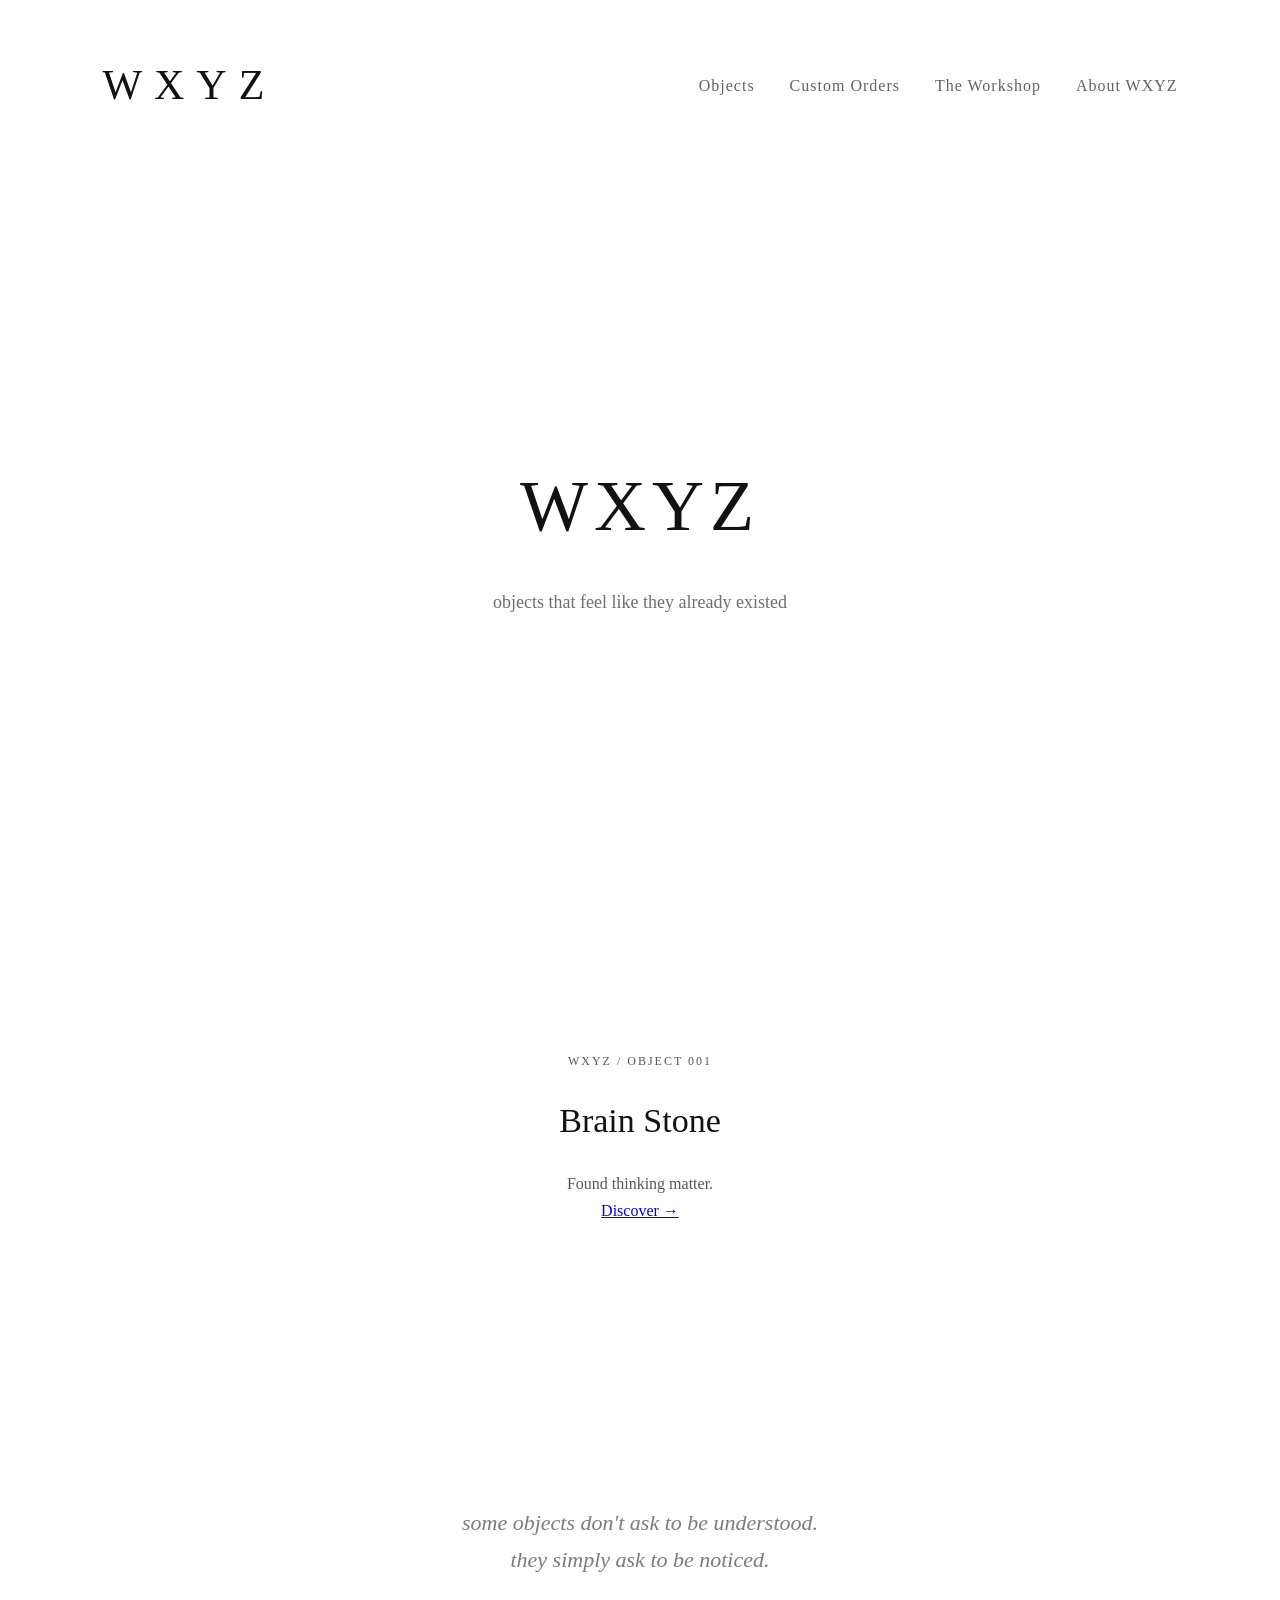
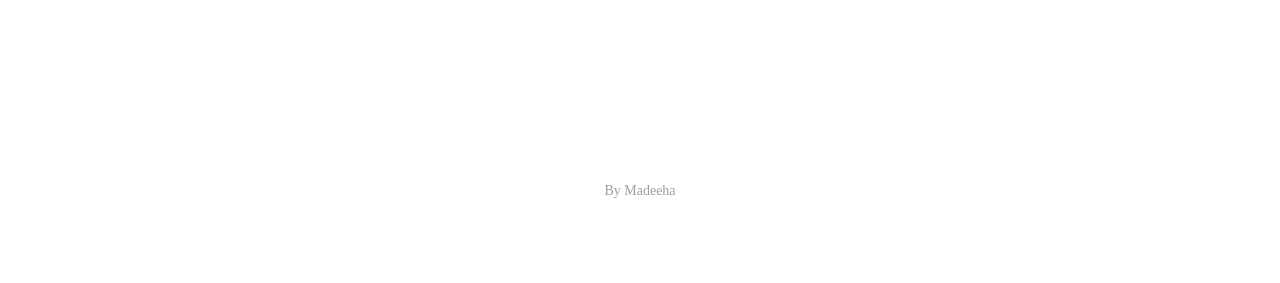
<file: index.html>
<!DOCTYPE html>
<html lang="en">

<head>
    <meta charset="UTF-8">
    <meta name="viewport" content="width=device-width, initial-scale=1.0">

    <title>WXYZ</title>

    <link rel="stylesheet" href="css/style.css">

    <link rel="preconnect" href="https://fonts.googleapis.com">
    <link rel="preconnect" href="https://fonts.gstatic.com" crossorigin>

</head>

<body>

    <!-- Navigation -->

    <header>

        <nav>

            <a href="index.html" class="logo">WXYZ</a>

            <div class="navigation">

                <a href="objects.html">Objects</a>

                <a href="custom.html">Custom Orders</a>

                <a href="workshop.html">The Workshop</a>

                <a href="about.html">About WXYZ</a>

            </div>

        </nav>

    </header>



    <!-- Hero -->

    <main>

        <section class="hero">

            <h1>WXYZ</h1>

            <p class="brand-line">
                objects that feel like they already existed
            </p>

        </section>



        <!-- Featured Object -->

        <section class="featured">

            <div class="object-card">

                <p class="object-number">
                    WXYZ / OBJECT 001
                </p>

                <h2>
                    Brain Stone
                </h2>

                <p>
                    Found thinking matter.
                </p>

                <a href="objects.html" class="discover">

                    Discover →

                </a>

            </div>

        </section>



        <!-- Quote -->

        <section class="quote">

            <p>

                some objects don't ask to be understood.<br>
                they simply ask to be noticed.

            </p>

        </section>

    </main>



    <!-- Footer -->

    <footer>

        <p>

            By Madeeha 

        </p>

    </footer>

</body>

</html>
</file>
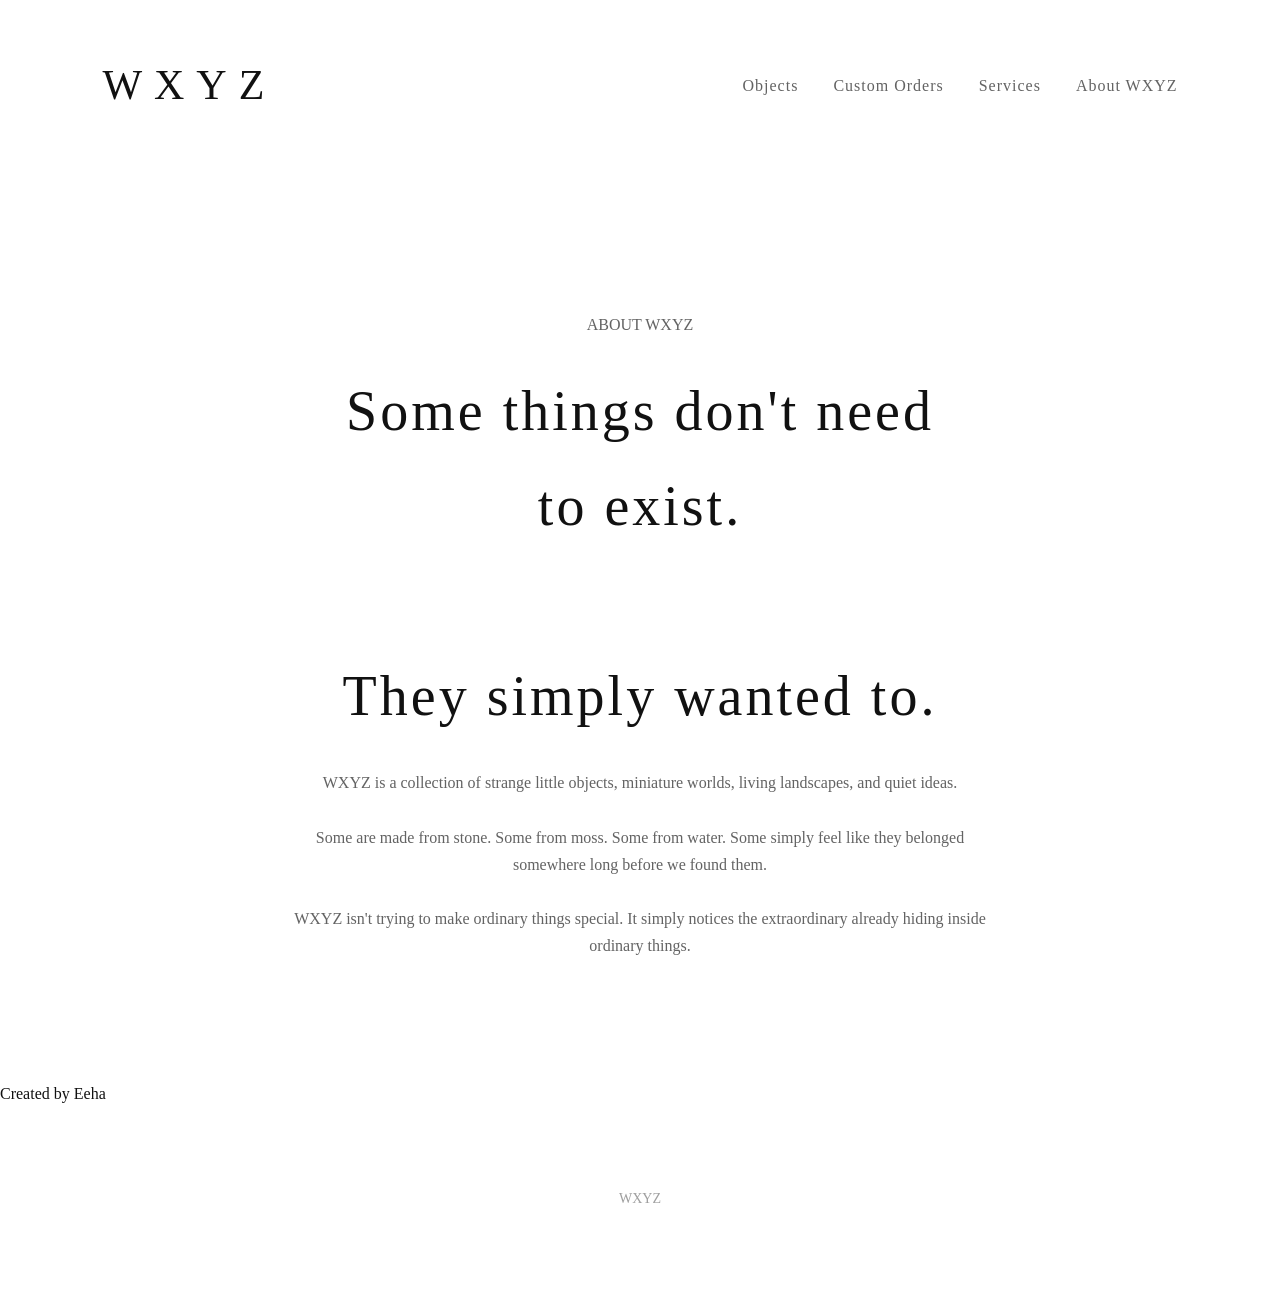
<file: about.html>
<!DOCTYPE html>
<html lang="en">

<head>

    <meta charset="UTF-8">

    <meta name="viewport" content="width=device-width, initial-scale=1.0">

    <title>About WXYZ</title>

    <link rel="stylesheet" href="css/style.css">

</head>

<body>

<header>

    <nav>

        <a href="index.html" class="logo">
            WXYZ
        </a>

        <div class="navigation">

            <a href="objects.html">Objects</a>

            <a href="custom.html">Custom Orders</a>

            <a href="services.html">Services</a>

            <a href="about.html">About WXYZ</a>

        </div>

    </nav>

</header>



<main>

<section class="about-page">

    <div class="about-container">

        <p class="small-title">

            ABOUT WXYZ

        </p>

        <h1>

            Some things don't need
            <br>
            to exist.

            <br><br>

            They simply wanted to.

        </h1>

        <p class="about-text">

            WXYZ is a collection of
            strange little objects,
            miniature worlds,
            living landscapes,
            and quiet ideas.

            <br><br>

            Some are made from stone.

            Some from moss.

            Some from water.

            Some simply feel like they
            belonged somewhere long
            before we found them.

            <br><br>

            WXYZ isn't trying to make
            ordinary things special.

            It simply notices the
            extraordinary already
            hiding inside ordinary things.

        </p>

    </div>

</section>



<section class="signature">

    <p>

        Created by Eeha

    </p>

</section>

</main>



<footer>

    <p>

        WXYZ

    </p>

</footer>

<script src="js/script.js"></script>

</body>

</html>
</file>
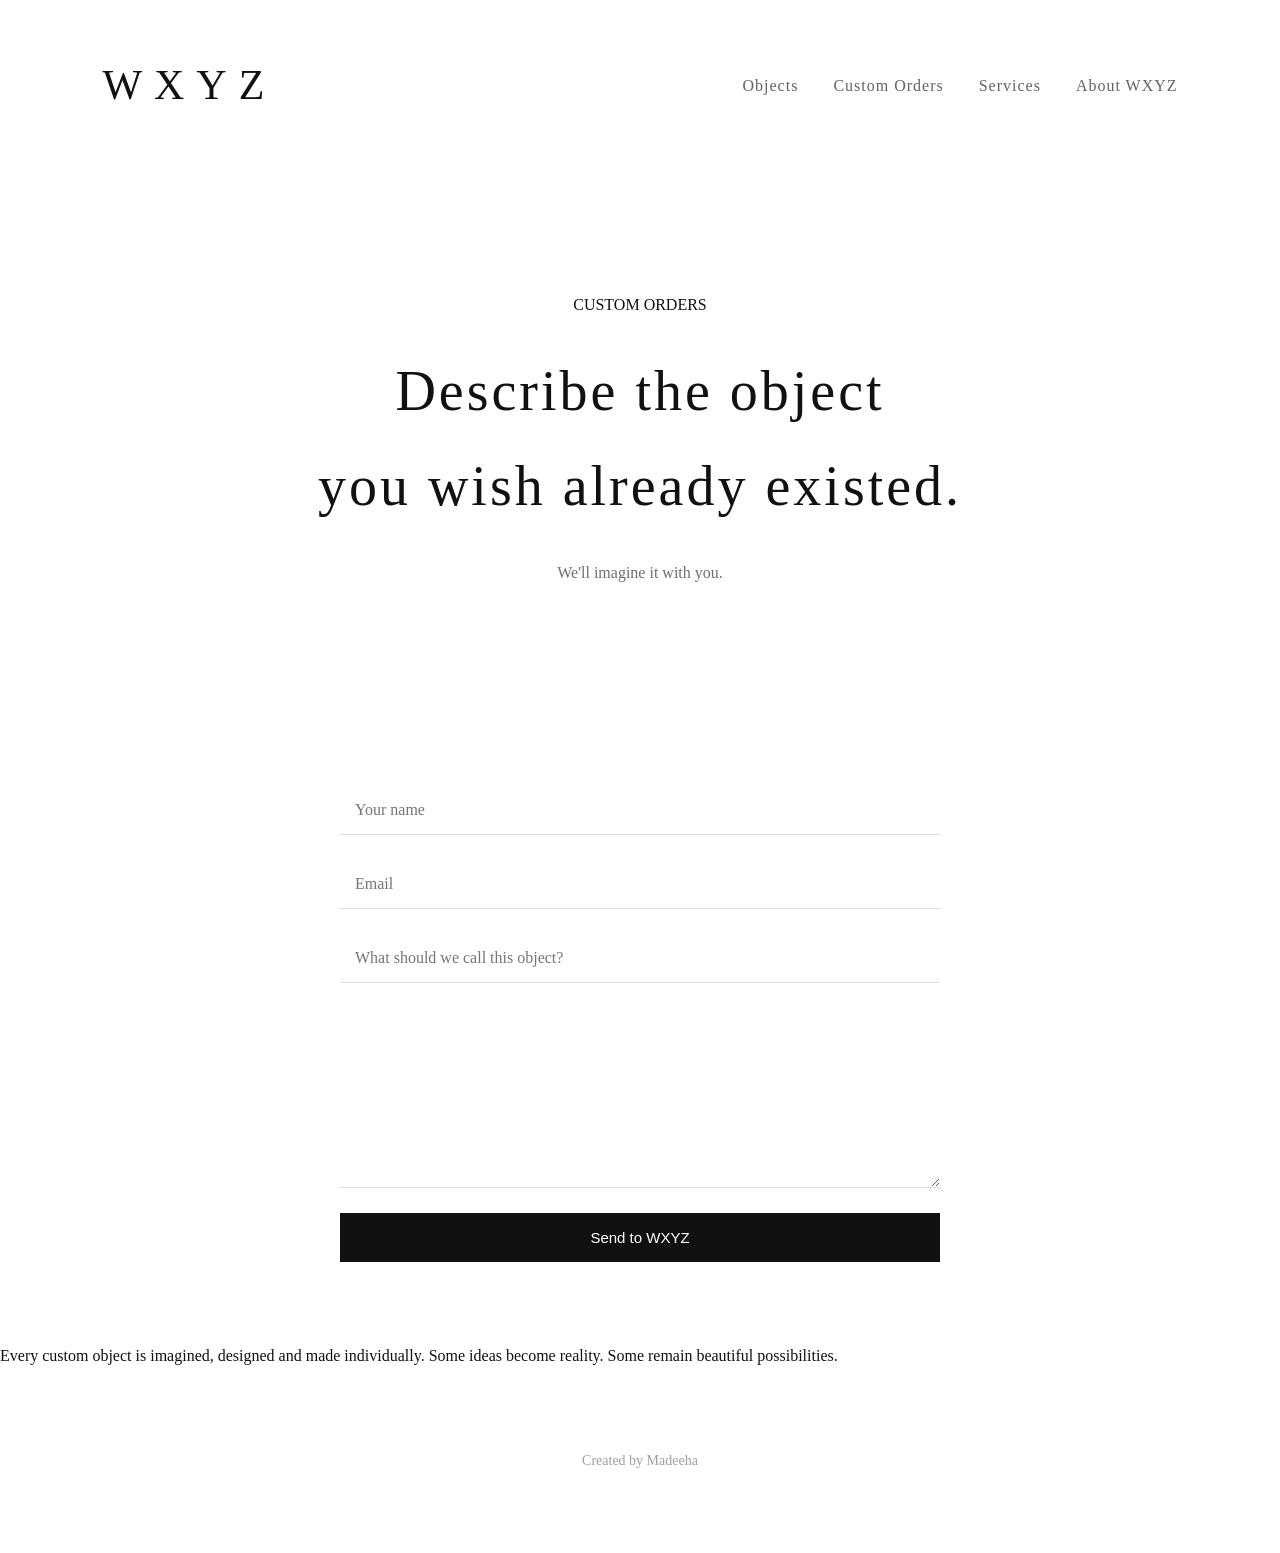
<file: custom.html>
<!DOCTYPE html>
<html lang="en">

<head>

<meta charset="UTF-8">

<meta name="viewport"
content="width=device-width, initial-scale=1.0">

<title>Custom Orders • WXYZ</title>

<link rel="stylesheet"
href="css/style.css">

</head>

<body>

<header>

<nav>

<a href="index.html" class="logo">
WXYZ
</a>

<div class="navigation">

<a href="objects.html">Objects</a>

<a href="custom.html">Custom Orders</a>

<a href="services.html">Services</a>

<a href="about.html">About WXYZ</a>

</div>

</nav>

</header>





<main>

<section class="custom-hero">

<p class="small-title">

CUSTOM ORDERS

</p>

<h1>

Describe the object

<br>

you wish already existed.

</h1>

<p class="custom-sub">

We'll imagine it with you.

</p>

</section>





<section class="custom-form">

<form>

<input
type="text"
placeholder="Your name">

<input
type="email"
placeholder="Email">

<input
type="text"
placeholder="What should we call this object?">

<textarea
rows="8"
placeholder="Describe your idea...

How should it feel?

What materials do you imagine?

Does it remind you of somewhere?

Anything else you'd like us to know?">

</textarea>

<button>

Send to WXYZ

</button>

</form>

</section>





<section class="custom-note">

<p>

Every custom object is imagined,

designed and made individually.

Some ideas become reality.

Some remain beautiful possibilities.

</p>

</section>

</main>





<footer>

<p>

Created by Madeeha 

</p>

</footer>

<script src="js/script.js"></script>

</body>

  </html>
</file>
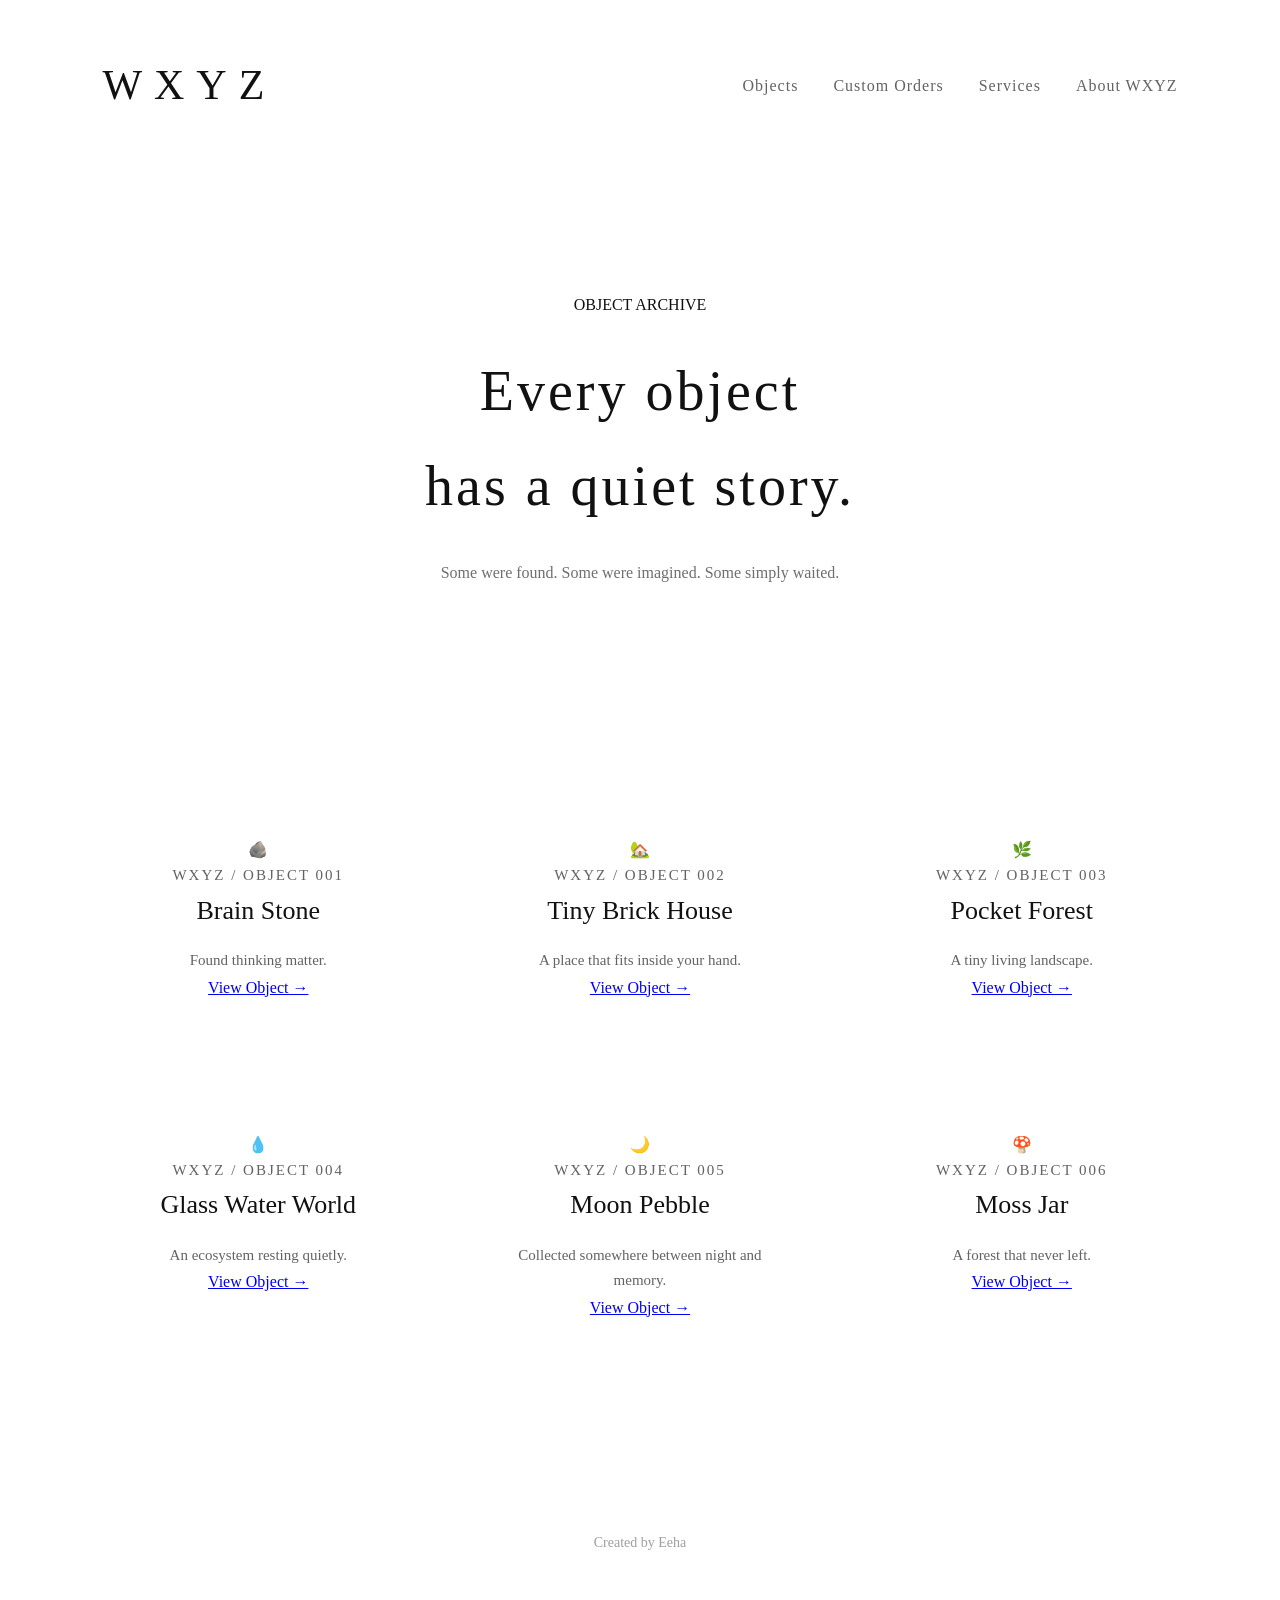
<file: objects.html>
<!DOCTYPE html>
<html lang="en">

<head>

    <meta charset="UTF-8">

    <meta name="viewport"
          content="width=device-width, initial-scale=1.0">

    <title>Objects • WXYZ</title>

    <link rel="stylesheet"
          href="css/style.css">

</head>

<body>

<header>

<nav>

<a href="index.html" class="logo">
WXYZ
</a>

<div class="navigation">

<a href="objects.html">Objects</a>

<a href="custom.html">Custom Orders</a>

<a href="services.html">Services</a>

<a href="about.html">About WXYZ</a>

</div>

</nav>

</header>



<main>

<section class="objects-hero">

<p class="small-title">

OBJECT ARCHIVE

</p>

<h1>

Every object
<br>
has a quiet story.

</h1>

<p class="objects-sub">

Some were found.

Some were imagined.

Some simply waited.

</p>

</section>




<section class="objects-grid">


<div class="gallery-card">

<div class="object-image">

🪨

</div>

<p class="object-number">

WXYZ / OBJECT 001

</p>

<h2>

Brain Stone

</h2>

<p>

Found thinking matter.

</p>

<a href="#">

View Object →</a>

</div>





<div class="gallery-card">

<div class="object-image">

🏡

</div>

<p class="object-number">

WXYZ / OBJECT 002

</p>

<h2>

Tiny Brick House

</h2>

<p>

A place that fits inside your hand.

</p>

<a href="#">

View Object →</a>

</div>





<div class="gallery-card">

<div class="object-image">

🌿

</div>

<p class="object-number">

WXYZ / OBJECT 003

</p>

<h2>

Pocket Forest

</h2>

<p>

A tiny living landscape.

</p>

<a href="#">

View Object →</a>

</div>





<div class="gallery-card">

<div class="object-image">

💧

</div>

<p class="object-number">

WXYZ / OBJECT 004

</p>

<h2>

Glass Water World

</h2>

<p>

An ecosystem resting quietly.

</p>

<a href="#">

View Object →</a>

</div>





<div class="gallery-card">

<div class="object-image">

🌙

</div>

<p class="object-number">

WXYZ / OBJECT 005

</p>

<h2>

Moon Pebble

</h2>

<p>

Collected somewhere between
night and memory.

</p>

<a href="#">

View Object →</a>

</div>





<div class="gallery-card">

<div class="object-image">

🍄

</div>

<p class="object-number">

WXYZ / OBJECT 006

</p>

<h2>

Moss Jar

</h2>

<p>

A forest that never left.

</p>

<a href="#">

View Object →</a>

</div>



</section>

</main>

<footer>

<p>

Created by Eeha

</p>

</footer>

<script src="js/script.js"></script>

</body>

               </html>
</file>
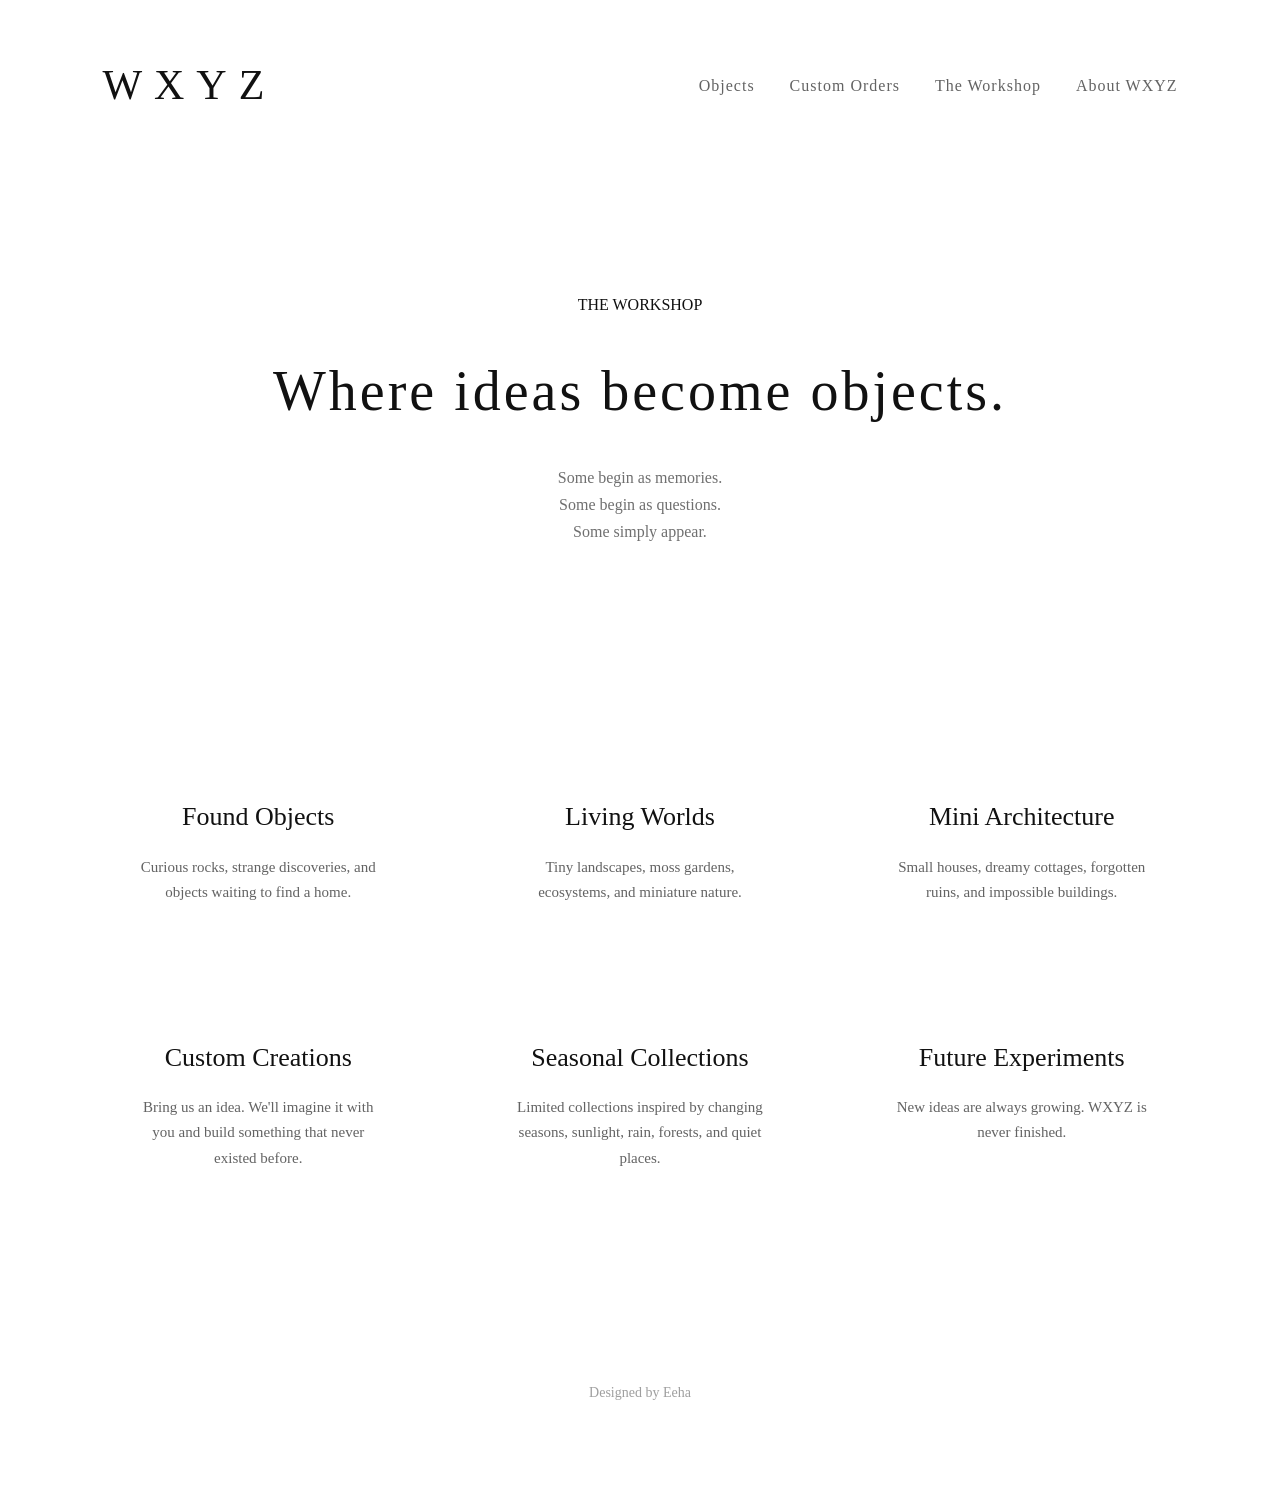
<file: workshop.html>
<!DOCTYPE html>
<html lang="en">

<head>

    <meta charset="UTF-8">

    <meta name="viewport" content="width=device-width, initial-scale=1.0">

    <title>The Workshop • WXYZ</title>

    <link rel="stylesheet" href="css/style.css">

</head>

<body>

<header>

    <nav>

        <a href="index.html" class="logo">WXYZ</a>

        <div class="navigation">

            <a href="objects.html">Objects</a>

            <a href="custom.html">Custom Orders</a>

            <a href="workshop.html">The Workshop</a>

            <a href="about.html">About WXYZ</a>

        </div>

    </nav>

</header>

<main>

<section class="objects-hero">

    <p class="small-title">

        THE WORKSHOP

    </p>

    <h1>

        Where ideas become objects.

    </h1>

    <p class="objects-sub">

        Some begin as memories.
        <br>
        Some begin as questions.
        <br>
        Some simply appear.

    </p>

</section>



<section class="objects-grid">

    <div class="gallery-card">

        <h2>Found Objects</h2>

        <p>

            Curious rocks, strange discoveries,
            and objects waiting to find a home.

        </p>

    </div>



    <div class="gallery-card">

        <h2>Living Worlds</h2>

        <p>

            Tiny landscapes, moss gardens,
            ecosystems, and miniature nature.

        </p>

    </div>



    <div class="gallery-card">

        <h2>Mini Architecture</h2>

        <p>

            Small houses,
            dreamy cottages,
            forgotten ruins,
            and impossible buildings.

        </p>

    </div>



    <div class="gallery-card">

        <h2>Custom Creations</h2>

        <p>

            Bring us an idea.

            We'll imagine it with you
            and build something that
            never existed before.

        </p>

    </div>



    <div class="gallery-card">

        <h2>Seasonal Collections</h2>

        <p>

            Limited collections inspired by
            changing seasons,
            sunlight,
            rain,
            forests,
            and quiet places.

        </p>

    </div>



    <div class="gallery-card">

        <h2>Future Experiments</h2>

        <p>

            New ideas are always growing.

            WXYZ is never finished.

        </p>

    </div>

</section>

</main>

<footer>

    <p>

        Designed by Eeha

    </p>

</footer>

<script src="js/script.js"></script>

</body>

</html>
</file>
<file: css/style.css>
/* =====================================
   WXYZ — VISUAL SYSTEM REDESIGN
   "a quiet archive of impossible objects"
===================================== */


/* ---------- RESET ---------- */

*{
    margin:0;
    padding:0;
    box-sizing:border-box;
}

html{
    scroll-behavior:smooth;
}

body{

    background:#ffffff;
    color:#111;

    font-family: "Georgia", "Times New Roman", serif;

    line-height:1.7;

    overflow-x:hidden;

    -webkit-font-smoothing: antialiased;

}



/* ---------- NAVIGATION ---------- */

header{
    padding:50px 8%;
}

nav{
    display:flex;
    justify-content:space-between;
    align-items:center;
    flex-wrap:wrap;
    gap:20px;
}

.logo{

    font-size:42px;
    letter-spacing:12px;

    font-weight:300;

    color:#111;

    text-decoration:none;

}

.navigation{
    display:flex;
    gap:35px;
    flex-wrap:wrap;
}

.navigation a{

    text-decoration:none;
    color:#222;

    font-size:16px;
    letter-spacing:1px;

    opacity:0.7;

    transition:0.3s;

}

.navigation a:hover{
    opacity:0.35;
}



/* ---------- HERO ---------- */

.hero{

    height:80vh;

    display:flex;
    flex-direction:column;

    justify-content:center;
    align-items:center;

    text-align:center;

    padding:0 8%;

}

.hero h1{

    font-size:72px;
    font-weight:400;

    letter-spacing:6px;

    margin-bottom:20px;

}

.brand-line{

    font-size:18px;
    max-width:600px;

    opacity:0.6;

}



/* ---------- FEATURED ---------- */

.featured{

    display:flex;
    justify-content:center;

    padding:120px 8%;

}

.object-card{

    text-align:center;

    max-width:320px;

    padding:40px;

    transition:0.4s;

}

.object-card:hover{
    transform:translateY(-6px);
}

.object-number{
    font-size:12px;
    letter-spacing:2px;
    opacity:0.5;
}

.object-card h2{

    font-size:34px;
    font-weight:400;

    margin:20px 0;

}

.object-card p{
    opacity:0.7;
}



/* ---------- OBJECT GRID ---------- */

.objects-grid{

    display:grid;

    grid-template-columns:repeat(auto-fit,minmax(260px,1fr));

    gap:70px;

    padding:100px 8%;

}

.gallery-card{

    text-align:center;

    padding:30px;

    transition:0.4s;

}

.gallery-card:hover{
    transform:translateY(-8px);
}

.gallery-card h2{

    font-size:26px;
    font-weight:400;

    margin-bottom:15px;

}

.gallery-card p{
    opacity:0.65;
    font-size:15px;
}



/* ---------- PAGE HEADERS ---------- */

.objects-hero,
.custom-hero,
.about-page{

    padding:120px 8%;
    text-align:center;

}

.objects-hero h1,
.custom-hero h1,
.about-container h1{

    font-size:56px;
    font-weight:400;

    margin:25px 0;

    letter-spacing:3px;

}



/* ---------- SUB TEXT ---------- */

.objects-sub,
.custom-sub,
.brand-line{

    opacity:0.6;

}



/* ---------- FORM ---------- */

.custom-form{

    display:flex;
    justify-content:center;

    padding:80px 8%;

}

.custom-form form{

    width:100%;
    max-width:600px;

    display:flex;
    flex-direction:column;

    gap:25px;

}

input, textarea{

    border:none;

    border-bottom:1px solid #ddd;

    padding:15px;

    font-family:inherit;

    font-size:16px;

    outline:none;

    background:transparent;

}

textarea{
    min-height:180px;
    resize:vertical;
}

button{

    padding:16px;

    border:none;

    background:#111;

    color:#fff;

    font-size:15px;

    cursor:pointer;

    transition:0.3s;

}

button:hover{
    opacity:0.7;
}



/* ---------- ABOUT ---------- */

.about-container{

    max-width:700px;

    margin:auto;

}

.about-container p{
    opacity:0.65;
    margin-top:20px;
}



/* ---------- QUOTE ---------- */

.quote{

    text-align:center;

    padding:120px 8%;

    font-size:22px;

    opacity:0.55;

    font-style:italic;

}



/* ---------- FOOTER ---------- */

footer{

    text-align:center;

    padding:80px;

    opacity:0.4;

    font-size:14px;

}



/* ---------- SMALL DETAILS ---------- */

a{
    transition:0.3s;
}

a:hover{
    opacity:0.5;
}



/* ---------- RESPONSIVE ---------- */

@media(max-width:768px){

    .hero h1{
        font-size:44px;
    }

    .navigation{
        justify-content:center;
    }

    .objects-grid{
        gap:40px;
    }

}
</file>
